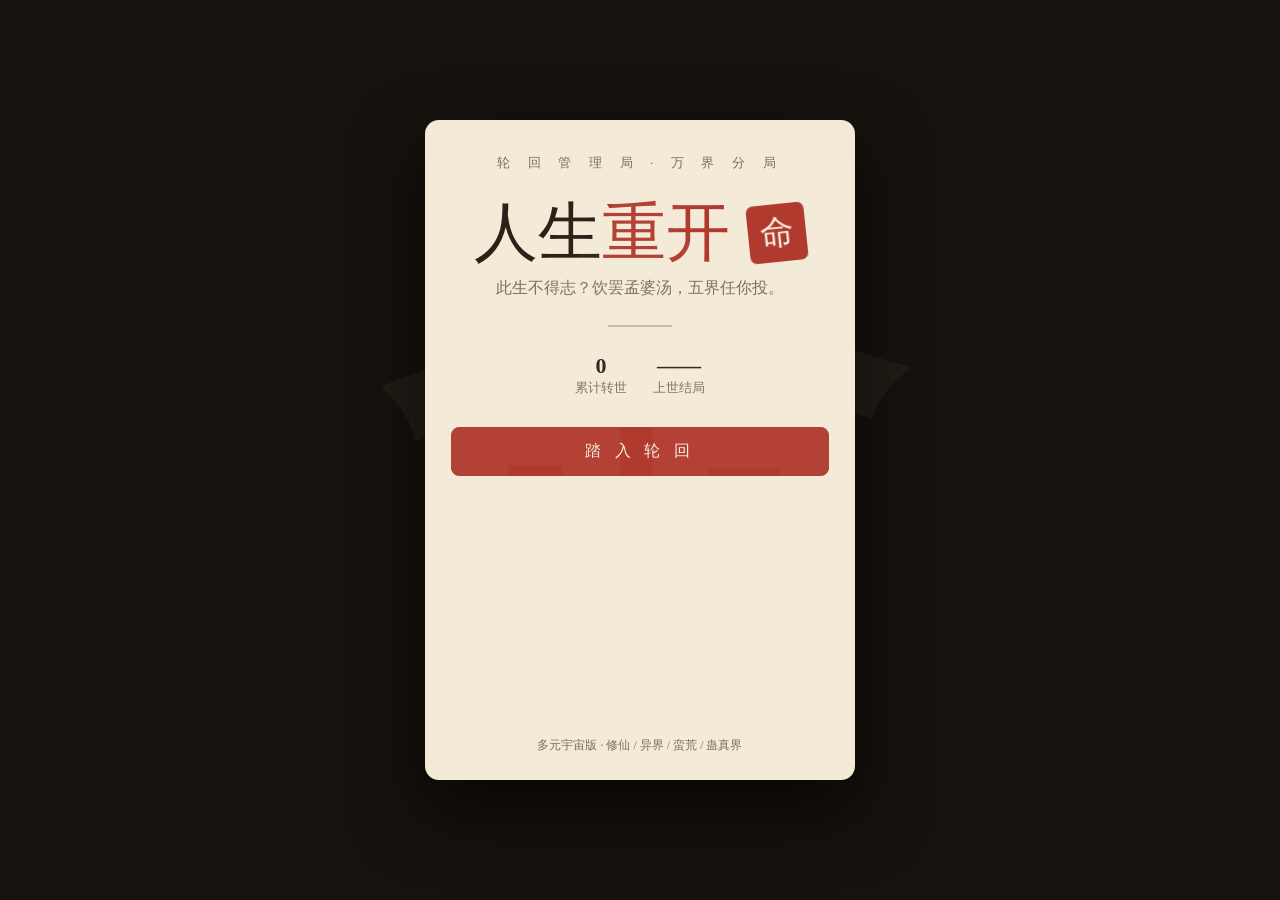
<file: life-restart/index.html>
<!DOCTYPE html>
<html lang="zh-CN">
<head>
  <meta charset="UTF-8">
  <meta name="viewport" content="width=device-width, initial-scale=1.0">
  <title>人生重开模拟器 · 多元宇宙版</title>
  <link rel="stylesheet" href="style.css">
</head>
<body>
  <div class="bg-char" aria-hidden="true">命</div>

  <main class="stage">
    <!-- 屏幕1：封面 -->
    <section class="screen active" id="screen-start">
      <div class="bureau">轮 回 管 理 局 · 万 界 分 局</div>
      <div class="title-row">
        <h1 class="title">人生<span class="red">重开</span></h1>
        <div class="seal title-seal">命</div>
      </div>
      <p class="subtitle">此生不得志？饮罢孟婆汤，五界任你投。</p>
      <div class="divider"></div>
      <div class="reinc-stat">
        <div><b id="stat-runs">0</b>累计转世</div>
        <div><b id="stat-last">——</b>上世结局</div>
      </div>
      <button class="btn btn-primary" id="btn-start">踏 入 轮 回</button>
      <div class="foot">多元宇宙版 · 修仙 / 异界 / 蛮荒 / 蛊真界</div>
    </section>

    <!-- 屏幕2：世界揭晓 -->
    <section class="screen" id="screen-world">
      <div class="bureau">投 胎 目 的 地 已 锁 定</div>
      <div class="seal world-seal" id="world-seal">界</div>
      <h2 class="world-name" id="world-name">？？</h2>
      <div class="world-rate">出现率 <b id="world-rate">--</b></div>
      <p class="world-desc" id="world-desc"></p>
      <button class="btn btn-primary" id="btn-world-go">启 程</button>
    </section>

    <!-- 屏幕3：抽天赋 -->
    <section class="screen" id="screen-talent">
      <div class="sec-head">
        <div class="sec-title">摇签 · <em>天赋</em></div>
        <div class="sec-tip" id="talent-world">十签取三</div>
      </div>
      <div class="tgrid" id="tgrid"></div>
      <button class="btn btn-primary" id="btn-confirm-talent" disabled>落 入 凡 尘</button>
      <div class="picked-count">已选 <b id="pick-n">0</b> / 3 签</div>
    </section>

    <!-- 屏幕4：分配属性（含奇异天赋揭示） -->
    <section class="screen" id="screen-alloc">
      <div class="strange-box" id="strange-box" style="display:none"></div>
      <div class="sec-head">
        <div class="sec-title">命格 · <em>初定</em></div>
        <div class="sec-tip">自由分配 25 点</div>
      </div>
      <div id="alloc-list"></div>
      <div class="remain"><span>剩余点数</span><b id="remain">25</b></div>
      <button class="btn btn-primary" id="btn-born">投 胎 转 世</button>
    </section>

    <!-- 屏幕5：人生（选择式） -->
    <section class="screen" id="screen-life">
      <div class="hud">
        <div class="hud-top">
          <span class="hud-world" id="hud-world">普通世界</span>
          <span class="hud-age">阳寿 <b id="hud-age">0</b> 岁</span>
        </div>
        <div class="hud-stats" id="hud-stats"></div>
      </div>
      <div class="choice-panel" id="choice-panel"></div>
      <div class="timeline" id="timeline"></div>
      <button class="btn" id="btn-pause">暂 停</button>
    </section>

    <!-- 屏幕6：结局 -->
    <section class="screen" id="screen-end">
      <div class="end-cause">终 · <span id="end-cause">寿终正寝</span></div>
      <div class="end-age"><span id="end-age">0</span> 岁</div>
      <div class="seal grade-seal" id="grade-seal">S</div>
      <div class="end-quote" id="end-quote"></div>
      <div class="badge-chips" id="badge-chips"></div>
      <div class="end-btns">
        <button class="btn btn-primary" id="btn-again">再 入 轮 回</button>
        <button class="btn" id="btn-home">返回封面</button>
      </div>
    </section>
  </main>

  <script src="data.js"></script>
  <script src="world-normal.js"></script>
  <script src="world-cultivation.js"></script>
  <script src="world-strange.js"></script>
  <script src="world-primal.js"></script>
  <script src="world-gu.js"></script>
  <script src="game.js"></script>
</body>
</html>
</file>
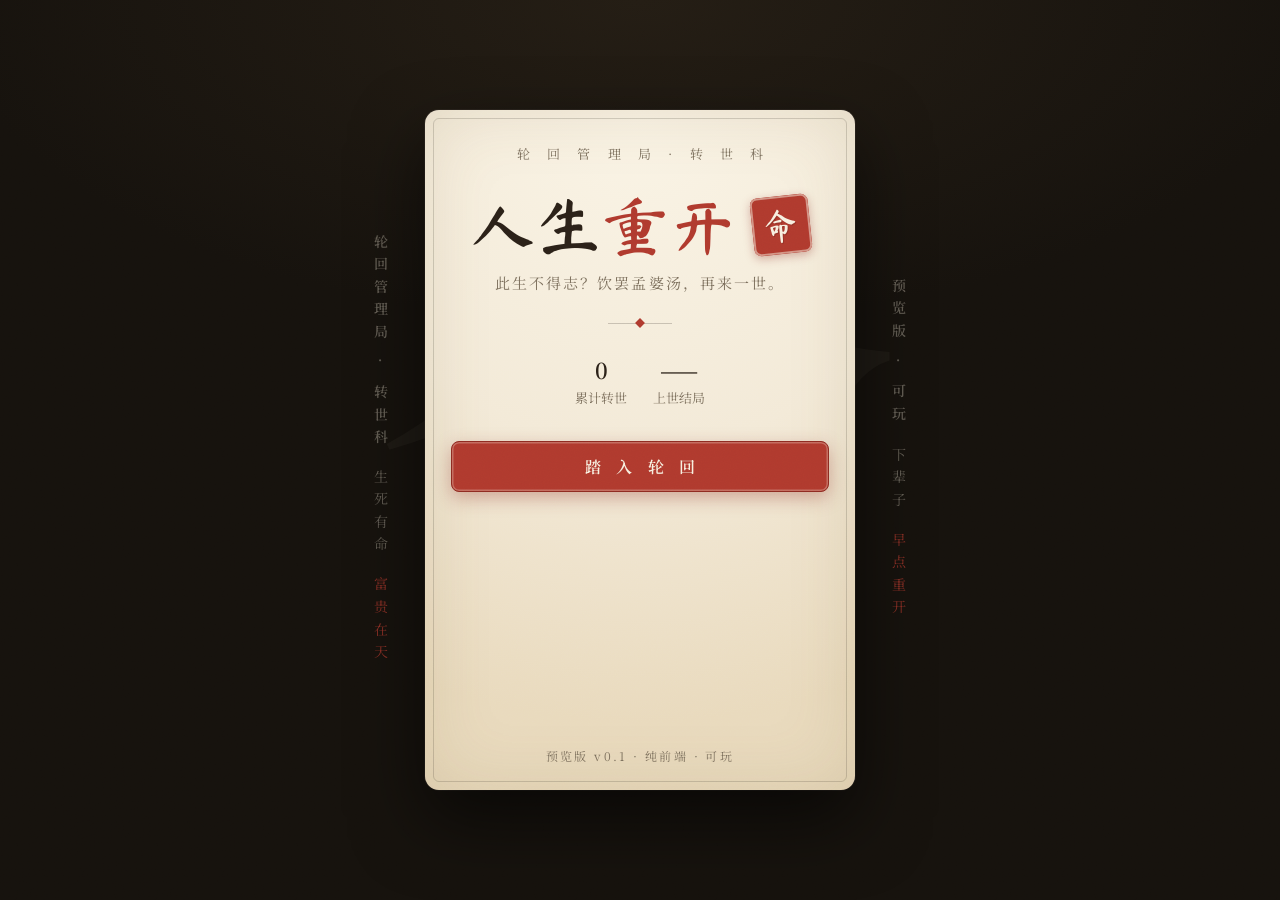
<file: life-restart/preview/index.html>
<!DOCTYPE html>
<html lang="zh-CN">
<head>
<meta charset="UTF-8">
<meta name="viewport" content="width=device-width, initial-scale=1.0">
<title>人生重开模拟器 · 轮回司预览版</title>
<link rel="preconnect" href="https://fonts.loli.net">
<link href="https://fonts.loli.net/css2?family=Ma+Shan+Zheng&family=Noto+Serif+SC:wght@400;600;900&display=swap" rel="stylesheet">
<style>
/* ========== 设计基调：轮回管理局 · 宣纸 + 朱砂 + 墨 ========== */
:root{
  --ink:#16120d;            /* 页面底色：深墨 */
  --ink-2:#241d15;
  --paper:#f3ead8;          /* 宣纸 */
  --paper-hi:#faf4e6;
  --paper-dim:#e9dabd;
  --txt:#2b2118;            /* 纸上墨字 */
  --txt-dim:#7c6f5c;
  --cinnabar:#b03a2e;       /* 朱砂 */
  --cinnabar-deep:#8f2b21;
  --gold:#a8843c;
  --indigo:#3d5570;         /* 稀有 */
  --line:rgba(43,33,24,.22);
  --serif:"Noto Serif SC","Songti SC","STSong","SimSun",serif;
  --brush:"Ma Shan Zheng","Noto Serif SC","KaiTi","STKaiti",serif;
}
*{margin:0;padding:0;box-sizing:border-box}
html,body{min-height:100%}
body{
  background:
    radial-gradient(90% 60% at 50% 0%, #241d14 0%, var(--ink) 60%),
    var(--ink);
  color:var(--txt);
  font-family:var(--serif);
  display:grid;place-items:center;
  min-height:100vh;padding:28px 16px;
  overflow-x:hidden;
}
/* 背景巨字「命」 */
.bg-char{
  position:fixed;inset:0;display:grid;place-items:center;
  font:900 min(52vw,520px)/1 var(--serif);
  color:rgba(243,234,216,.035);
  pointer-events:none;user-select:none;z-index:0;
}
/* 宣纸颗粒 */
.grain{
  position:fixed;inset:0;z-index:5;pointer-events:none;
  background-image:url("data:image/svg+xml,%3Csvg xmlns='http://www.w3.org/2000/svg' width='140' height='140'%3E%3Cfilter id='n'%3E%3CfeTurbulence type='fractalNoise' baseFrequency='0.85' numOctaves='2'/%3E%3C/filter%3E%3Crect width='140' height='140' filter='url(%23n)' opacity='0.4'/%3E%3C/svg%3E");
  opacity:.16;mix-blend-mode:overlay;
}

/* ========== 舞台布局：两侧竖排批注 + 中央宣纸卡 ========== */
.wrap{display:flex;align-items:center;gap:34px;z-index:1;position:relative}
.side{
  writing-mode:vertical-rl;color:rgba(243,234,216,.34);
  font-size:14px;letter-spacing:.6em;display:flex;gap:18px;
  user-select:none;
}
.side b{font-weight:600}
.side .red{color:rgba(176,58,46,.75)}
.stage{
  width:min(430px,94vw);
  background:radial-gradient(140% 90% at 50% 0%, var(--paper-hi) 0%, var(--paper) 55%, var(--paper-dim) 100%);
  border-radius:14px;
  box-shadow:inset 0 0 70px rgba(120,90,40,.14), 0 30px 70px rgba(0,0,0,.6), 0 0 0 1px rgba(247,239,224,.06);
  outline:1px solid rgba(43,33,24,.18);outline-offset:-9px;
  position:relative;overflow:hidden;
  min-height:680px;display:flex;flex-direction:column;
}
@media (max-width:980px){.side{display:none}}

/* ========== 通用组件 ========== */
.screen{display:none;flex:1;flex-direction:column;padding:34px 26px 26px}
.screen.active{display:flex;animation:rise .45s ease both}
@keyframes rise{from{opacity:0;transform:translateY(14px)}to{opacity:1;transform:none}}
@media (prefers-reduced-motion:reduce){
  *{animation-duration:.001s!important;transition-duration:.001s!important}
}
.seal{
  font-family:var(--brush);background:var(--cinnabar);color:#f7efe0;
  display:grid;place-items:center;border-radius:7px;transform:rotate(-6deg);
  box-shadow:inset 0 0 0 2px rgba(247,239,224,.5),inset 0 0 0 5px var(--cinnabar),0 3px 10px rgba(143,43,33,.35);
  text-shadow:0 1px 0 rgba(0,0,0,.15);
}
.btn{
  font-family:var(--serif);font-size:16px;letter-spacing:.35em;text-indent:.35em;
  color:var(--txt);background:var(--paper-hi);
  border:1.5px solid var(--txt);border-radius:8px;
  padding:13px 20px;cursor:pointer;
  transition:transform .12s ease, background .2s, color .2s, border-color .2s, opacity .2s;
}
.btn:hover:not(:disabled){background:var(--txt);color:var(--paper)}
.btn:active:not(:disabled){transform:scale(.97)}
.btn:disabled{opacity:.35;cursor:not-allowed}
.btn-primary{
  background:var(--cinnabar);color:#f7efe0;border-color:var(--cinnabar-deep);
  box-shadow:0 6px 18px rgba(143,43,33,.35), inset 0 0 0 1.5px rgba(247,239,224,.28);
  font-weight:600;
}
.btn-primary:hover:not(:disabled){background:var(--cinnabar-deep);color:#f7efe0}
.foot{margin-top:auto;padding-top:18px;text-align:center;color:var(--txt-dim);font-size:12px;letter-spacing:.2em}

/* ========== 封面 ========== */
#screen-start{align-items:center;text-align:center}
.bureau{font-size:13px;letter-spacing:.55em;text-indent:.55em;color:var(--txt-dim);margin-bottom:26px}
.title-row{display:flex;align-items:center;gap:18px;margin-bottom:10px}
.title{font:400 clamp(52px,15vw,66px)/1.1 var(--brush);color:var(--txt)}
.title .red{color:var(--cinnabar)}
.title-seal{width:58px;height:58px;font-size:34px}
.subtitle{color:var(--txt-dim);font-size:15px;letter-spacing:.14em;margin-bottom:30px}
.divider{width:64px;height:1.5px;background:var(--line);margin:0 auto 30px;position:relative}
.divider::after{content:"";position:absolute;left:50%;top:50%;width:7px;height:7px;background:var(--cinnabar);transform:translate(-50%,-50%) rotate(45deg)}
.reinc-stat{
  display:flex;gap:26px;justify-content:center;margin-bottom:34px;font-size:13px;color:var(--txt-dim);
}
.reinc-stat b{display:block;font-size:22px;color:var(--txt);font-weight:600;margin-bottom:3px}
.reinc-stat .last{max-width:120px;overflow:hidden;text-overflow:ellipsis;white-space:nowrap}

/* ========== 天赋抽签 ========== */
.sec-head{display:flex;align-items:baseline;justify-content:space-between;margin-bottom:6px}
.sec-title{font-size:22px;font-weight:900;letter-spacing:.1em}
.sec-title em{font-style:normal;color:var(--cinnabar)}
.sec-tip{font-size:12px;color:var(--txt-dim);letter-spacing:.1em}
.sec-sub{font-size:13px;color:var(--txt-dim);margin-bottom:18px;letter-spacing:.08em}
.tgrid{display:grid;grid-template-columns:1fr 1fr;gap:11px;flex:1;align-content:start;overflow-y:auto;padding:2px}
.tcard{perspective:800px;cursor:pointer;-webkit-user-select:none;user-select:none;animation:deal .5s ease both}
@keyframes deal{from{opacity:0;transform:translateY(16px) rotate(2deg)}to{opacity:1;transform:none}}
.tinner{
  position:relative;transform-style:preserve-3d;
  transition:transform .55s cubic-bezier(.25,.7,.3,1.05);
  min-height:104px;height:100%;
}
.tcard.open .tinner{transform:rotateY(180deg)}
.tface,.tback{
  position:absolute;inset:0;border-radius:9px;
  backface-visibility:hidden;-webkit-backface-visibility:hidden;
  border:1.5px solid var(--line);
}
.tback{
  background:repeating-linear-gradient(45deg,rgba(43,33,24,.05) 0 6px,transparent 6px 12px),var(--paper-hi);
  display:grid;place-items:center;
}
.tback span{font-family:var(--brush);font-size:30px;color:rgba(43,33,24,.3)}
.tface{
  transform:rotateY(180deg);background:var(--paper-hi);
  padding:9px 11px;display:flex;flex-direction:column;gap:3px;
}
.tcard.open.sel .tface{border-color:var(--cinnabar);box-shadow:0 0 0 1px var(--cinnabar)}
.tname{font-weight:600;font-size:15px;letter-spacing:.05em}
.tdesc{font-size:12px;color:var(--txt-dim);line-height:1.45;flex:1}
.tfx{font-size:12px;color:var(--cinnabar-deep);letter-spacing:.05em}
.ttag{
  position:absolute;top:-1px;right:-1px;width:22px;height:22px;
  font-size:12px;font-weight:600;color:#f7efe0;
  display:grid;place-items:center;border-radius:0 8px 0 9px;
}
.g0 .ttag{background:var(--txt-dim)} .g1 .ttag{background:var(--indigo)} .g2 .ttag{background:var(--cinnabar)}
.g2 .tname{color:var(--cinnabar-deep)}
.sel-stamp{
  position:absolute;right:6px;bottom:5px;width:26px;height:26px;font-size:15px;
  transform:rotate(-10deg) scale(0);transition:transform .2s cubic-bezier(.3,1.6,.5,1);
}
.tcard.open.sel .sel-stamp{transform:rotate(-10deg) scale(1)}
.tactions{display:flex;gap:10px;margin-top:16px}
.tactions .btn{flex:1}
.picked-count{font-size:13px;color:var(--txt-dim);align-self:center;letter-spacing:.1em}
.picked-count b{color:var(--cinnabar);font-size:16px}

/* ========== 命格分配 ========== */
.alloc-row{
  display:flex;align-items:center;gap:12px;
  padding:13px 4px;border-bottom:1px dashed var(--line);
}
.alloc-name{width:64px;font-weight:600;font-size:16px;letter-spacing:.2em}
.alloc-name small{display:block;font-weight:400;font-size:11px;color:var(--txt-dim);letter-spacing:.05em}
.stepper{margin-left:auto;display:flex;align-items:center;gap:12px}
.stepper button{
  width:32px;height:32px;border-radius:50%;border:1.5px solid var(--txt);
  background:transparent;color:var(--txt);font-size:18px;font-family:var(--serif);
  cursor:pointer;line-height:1;transition:all .15s;
}
.stepper button:hover:not(:disabled){background:var(--txt);color:var(--paper)}
.stepper button:disabled{opacity:.25;cursor:not-allowed}
.alloc-val{width:34px;text-align:center;font-size:24px;font-weight:900;font-variant-numeric:tabular-nums}
.bonus-chips{display:flex;flex-wrap:wrap;gap:7px;margin:16px 0 4px}
.bonus-chips .chip{font-size:12px;padding:3px 10px;border:1px solid var(--line);border-radius:999px;color:var(--txt-dim);background:var(--paper-hi)}
.bonus-chips .chip b{color:var(--cinnabar-deep);font-weight:600}
.remain{
  margin:14px 0 20px;display:flex;justify-content:space-between;align-items:center;
  padding:12px 16px;border:1.5px solid var(--txt);border-radius:9px;background:var(--paper-hi);
}
.remain span{font-size:14px;letter-spacing:.25em}
.remain b{font-size:26px;color:var(--cinnabar);font-variant-numeric:tabular-nums}

/* ========== 生死簿（人生进行时） ========== */
#screen-life{padding:24px 20px 18px}
.hud{border:1.5px solid var(--txt);border-radius:10px;background:var(--paper-hi);padding:12px 14px 10px;margin-bottom:12px}
.hud-top{display:flex;align-items:baseline;gap:12px;border-bottom:1px dashed var(--line);padding-bottom:8px;margin-bottom:9px}
.hud-age small{font-size:12px;color:var(--txt-dim);letter-spacing:.2em;margin-right:8px}
.hud-age b{font-size:30px;font-weight:900;font-variant-numeric:tabular-nums}
.hud-age i{font-style:normal;font-size:13px;color:var(--txt-dim);margin-left:3px}
.hud-book{margin-left:auto;font-family:var(--brush);font-size:19px;color:var(--cinnabar)}
.hud-stats{display:flex;gap:7px}
.hstat{flex:1;text-align:center;background:var(--paper);border:1px solid var(--line);border-radius:7px;padding:4px 2px 5px}
.hstat small{display:block;font-size:11px;color:var(--txt-dim)}
.hstat b{font-size:16px;font-weight:600;font-variant-numeric:tabular-nums}
.hstat.joy b{color:var(--cinnabar-deep)}
.timeline{flex:1;overflow-y:auto;padding:4px 8px 4px 2px;scroll-behavior:smooth}
.timeline::-webkit-scrollbar{width:4px}
.timeline::-webkit-scrollbar-thumb{background:var(--line);border-radius:4px}
.tl-item{
  position:relative;padding:0 0 14px 24px;
  opacity:0;animation:rise .4s ease forwards;
}
.tl-item::before{
  content:"";position:absolute;left:5px;top:7px;width:7px;height:7px;border-radius:50%;
  background:var(--txt-dim);box-shadow:0 0 0 3px var(--paper);
}
.tl-item::after{
  content:"";position:absolute;left:8px;top:20px;bottom:-2px;width:1px;background:var(--line);
}
.tl-item:last-child::after{display:none}
.tl-age{
  display:inline-block;font-size:12px;color:var(--cinnabar-deep);font-weight:600;
  letter-spacing:.1em;margin-bottom:2px;
}
.tl-text{font-size:15px;line-height:1.6}
.tl-fx{display:flex;flex-wrap:wrap;gap:6px;margin-top:5px}
.tl-fx span{font-size:12px;padding:1px 8px;border:1px solid var(--line);border-radius:999px;color:var(--txt-dim);background:var(--paper-hi)}
.tl-death{padding-bottom:4px}
.tl-death::before{background:var(--cinnabar)}
.tl-death .tl-age{color:var(--cinnabar)}
.tl-death .tl-text{font-weight:600}
.luar-stamp{
  position:absolute;right:2px;top:0;width:40px;height:40px;font-size:24px;
  transform:rotate(8deg);opacity:.92;
}
.controls{display:flex;gap:9px;margin-top:12px}
.controls .btn{padding:10px 12px;font-size:14px;letter-spacing:.15em;text-indent:.15em}
#btn-pause{flex:1}
#btn-speed{width:86px}

/* ========== 结局 ========== */
#screen-end{align-items:center;text-align:center}
.end-cause{font-size:13px;letter-spacing:.4em;text-indent:.4em;color:var(--txt-dim);margin:22px 0 6px}
.end-age{font:400 74px/1.1 var(--brush);color:var(--txt)}
.end-age small{font-size:26px}
.end-quote{font-size:14px;color:var(--txt-dim);margin:10px 0 24px;letter-spacing:.1em}
.grade-seal{
  width:88px;height:88px;font-size:52px;margin-bottom:20px;
  transform:rotate(-8deg);
}
.grade-seal::after{content:attr(data-t);position:absolute;bottom:7px;left:0;right:0;font-size:11px;font-family:var(--serif);letter-spacing:.2em;opacity:.85}
.end-stats{display:flex;gap:8px;margin-bottom:22px;width:100%}
.end-stats .hstat{padding:8px 2px}
.end-stats .hstat b{font-size:19px}
.mem-title{align-self:flex-start;font-size:13px;letter-spacing:.3em;color:var(--txt-dim);margin-bottom:10px}
.mem{align-self:stretch;text-align:left;background:var(--paper-hi);border:1px solid var(--line);border-radius:9px;padding:11px 14px;margin-bottom:8px;font-size:13.5px;line-height:1.6;color:var(--txt)}
.mem b{color:var(--cinnabar-deep);font-weight:600;margin-right:8px;font-size:12px}
.end-btns{display:flex;gap:10px;width:100%;margin-top:16px}
.end-btns .btn{flex:1}
</style>
</head>
<body>
<div class="bg-char" aria-hidden="true">命</div>
<div class="grain" aria-hidden="true"></div>

<div class="wrap">
  <div class="side" aria-hidden="true"><b>轮回管理局 · 转世科</b><span>生死有命</span><span class="red">富贵在天</span></div>

  <main class="stage">

    <!-- ===== 封面 ===== -->
    <section class="screen active" id="screen-start">
      <div class="bureau">轮 回 管 理 局 · 转 世 科</div>
      <div class="title-row">
        <h1 class="title">人生<span class="red">重开</span></h1>
        <div class="seal title-seal">命</div>
      </div>
      <p class="subtitle">此生不得志？饮罢孟婆汤，再来一世。</p>
      <div class="divider"></div>
      <div class="reinc-stat">
        <div><b id="stat-runs">0</b>累计转世</div>
        <div class="last"><b id="stat-last">——</b>上世结局</div>
      </div>
      <button class="btn btn-primary" id="btn-start" style="width:100%">踏 入 轮 回</button>
      <div class="foot">预览版 v0.1 · 纯前端 · 可玩</div>
    </section>

    <!-- ===== 抽天赋 ===== -->
    <section class="screen" id="screen-talent">
      <div class="sec-head">
        <div class="sec-title">摇签 · <em>天赋</em></div>
        <div class="sec-tip">十签取三</div>
      </div>
      <p class="sec-sub">判官摇签筒，十支定你前世修行——选出三支随身携带。</p>
      <div class="tgrid" id="tgrid"></div>
      <div class="tactions">
        <button class="btn" id="btn-reveal">翻 开 十 签</button>
        <button class="btn btn-primary" id="btn-confirm-talent" disabled>落 入 凡 尘</button>
      </div>
      <div class="picked-count">已选 <b id="pick-n">0</b> / 3 签</div>
    </section>

    <!-- ===== 分配属性 ===== -->
    <section class="screen" id="screen-alloc">
      <div class="sec-head">
        <div class="sec-title">命格 · <em>初定</em></div>
        <div class="sec-tip">自由分配 20 点</div>
      </div>
      <p class="sec-sub">四维命格决定你的人生走向，天赋加成将在投胎时生效。</p>
      <div id="alloc-list"></div>
      <div class="bonus-chips" id="bonus-chips"></div>
      <div class="remain"><span>剩余点数</span><b id="remain">20</b></div>
      <button class="btn btn-primary" id="btn-born" style="width:100%">投 胎 转 世</button>
    </section>

    <!-- ===== 人生滚动 ===== -->
    <section class="screen" id="screen-life">
      <div class="hud">
        <div class="hud-top">
          <div class="hud-age"><small>阳寿</small><b id="hud-age">0</b><i>岁</i></div>
          <div class="hud-book">生死簿</div>
        </div>
        <div class="hud-stats">
          <div class="hstat"><small>颜</small><b id="s-FACE">5</b></div>
          <div class="hstat"><small>智</small><b id="s-INT">5</b></div>
          <div class="hstat"><small>体</small><b id="s-BODY">5</b></div>
          <div class="hstat"><small>家</small><b id="s-HOME">5</b></div>
          <div class="hstat joy"><small>乐</small><b id="s-JOY">5</b></div>
        </div>
      </div>
      <div class="timeline" id="timeline"></div>
      <div class="controls">
        <button class="btn" id="btn-pause">暂 停</button>
        <button class="btn" id="btn-speed">速度 ×1</button>
      </div>
    </section>

    <!-- ===== 结局 ===== -->
    <section class="screen" id="screen-end">
      <div class="end-cause">卒 · <span id="end-cause">寿终正寝</span></div>
      <div class="end-age"><span id="end-age">73</span><small> 岁</small></div>
      <p class="end-quote" id="end-quote"></p>
      <div class="seal grade-seal" id="grade-seal" data-t="">S</div>
      <div class="end-stats">
        <div class="hstat"><small>颜</small><b id="e-FACE">0</b></div>
        <div class="hstat"><small>智</small><b id="e-INT">0</b></div>
        <div class="hstat"><small>体</small><b id="e-BODY">0</b></div>
        <div class="hstat"><small>家</small><b id="e-HOME">0</b></div>
        <div class="hstat joy"><small>乐</small><b id="e-JOY">0</b></div>
      </div>
      <div class="mem-title">本 世 掠 影</div>
      <div id="mem-list" style="width:100%"></div>
      <div class="end-btns">
        <button class="btn" id="btn-home">回到封面</button>
        <button class="btn btn-primary" id="btn-again">再 入 轮 回</button>
      </div>
    </section>

  </main>

  <div class="side" aria-hidden="true"><b>预览版 · 可玩</b><span>下辈子</span><span class="red">早点重开</span></div>
</div>

<script>
/* =====================================================
   人生重开模拟器 · 预览版（学习用，代码有意保持直白）
   结构：数据（天赋/事件）→ 工具函数 → 界面切换 → 游戏流程
   ===================================================== */

/* ---------- 小工具 ---------- */
const $  = (s, r=document) => r.querySelector(s);
const $$ = (s, r=document) => [...r.querySelectorAll(s)];
const rnd  = n => Math.floor(Math.random() * n);
const clamp = (v, a, b) => Math.max(a, Math.min(b, v));

const STAT_NAME  = { FACE:'颜值', INT:'智力', BODY:'体质', HOME:'家境', JOY:'快乐' };

/* ---------- 数据：天赋（g: 0凡 1稀 2传） ---------- */
const TALENTS = [
  { id:'study',   n:'好学',       g:0, d:'读书使你快乐（大概）。',       fx:{INT:1} },
  { id:'strong',  n:'强壮',       g:0, d:'从小力气就比同龄人大。',       fx:{BODY:1} },
  { id:'cute',    n:'娃娃脸',     g:0, d:'三十岁还被叫小朋友。',         fx:{FACE:1} },
  { id:'well',    n:'小康之家',   g:0, d:'吃穿不愁，普通而幸福。',       fx:{HOME:1} },
  { id:'optim',   n:'乐天派',     g:0, d:'天塌下来当被子盖。',           fx:{JOY:2} },
  { id:'smart2',  n:'早慧',       g:0, d:'两岁就会背三十首唐诗。',       fx:{INT:1} },
  { id:'farm',    n:'乡下长大',   g:0, d:'泥地里摸爬滚打，皮实。',       fx:{HOME:-1, BODY:1} },
  { id:'urban',   n:'城里长大',   g:0, d:'见世面早，眼界开阔。',         fx:{HOME:1} },
  { id:'scholar', n:'书香门第',   g:0, d:'家里书比玩具多。',             fx:{INT:2, HOME:-1} },
  { id:'sick',    n:'体质孱弱',   g:0, d:'药罐子，但脑子活。',           fx:{BODY:-2, INT:1} },
  { id:'chubby',  n:'微胖界人士', g:0, d:'婴儿肥跟到了三十岁。',         fx:{BODY:1, FACE:-1} },
  { id:'only',    n:'独生子女',   g:0, d:'全家的资源与期待。',           fx:{HOME:1, JOY:1} },
  { id:'pretty',  n:'天生丽质',   g:1, d:'回头率是种与生俱来的东西。',   fx:{FACE:3} },
  { id:'brain',   n:'超级大脑',   g:1, d:'过目不忘，学啥会啥。',         fx:{INT:3} },
  { id:'iron',    n:'铜筋铁骨',   g:1, d:'感冒？不存在的。',             fx:{BODY:3} },
  { id:'demo',    n:'拆迁户',     g:1, d:'一夜之间，家里多了六套房。',   fx:{HOME:3} },
  { id:'luck2',   n:'欧皇附体',   g:1, d:'抽卡必出金，扭蛋必出隐藏。',   fx:{LUCK:2} },
  { id:'grind',   n:'学业天才',   g:1, d:'考试是你的主场，操场不是。',   fx:{INT:2, BODY:-1} },
  { id:'glass',   n:'玻璃心',     g:1, d:'一句重话能难过一星期。',       fx:{JOY:-2} },
  { id:'social',  n:'社交达人',   g:1, d:'三分钟和一个陌生人称兄道弟。', fx:{FACE:1, JOY:1} },
  { id:'chosen',  n:'天命之子',   g:2, d:'命格贵不可言，气运加身。',     fx:{FACE:1, INT:1, BODY:1, LUCK:3} },
  { id:'rich',    n:'首富之子',   g:2, d:'你从没见过钱的尽头。',         fx:{HOME:6} },
  { id:'immortal',n:'转世仙人',   g:2, d:'孟婆汤对你只起了一半作用。',   fx:{BODY:3, JOY:3, LUCK:1} },
  { id:'protag',  n:'龙傲天',     g:2, d:'你走过的路自带背景音乐。',     fx:{FACE:2, INT:2, BODY:1, JOY:-1} },
];

/* ---------- 数据：人生事件 ----------
   min/max: 年龄区间；w: 权重；fx: 属性变化；
   cond(st): 触发条件；once: 只发生一次；
   need/set: 用旗标保证"结婚"这类里程碑只走一个分支 */
const EVENTS = [
  /* —— 出生 —— */
  { id:'b0', min:0, max:0, w:10, txt:'你出生在一个平静的夜晚，哭声嘹亮，护士说你是今晚最精神的小孩。' },
  { id:'b1', min:0, max:0, w:6,  cond:s=>s.attrs.HOME>=7, txt:'你出生在市中心的大房子里，人生起点颇高。' },
  { id:'b2', min:0, max:0, w:6,  cond:s=>s.attrs.HOME<=2, txt:'你出生在小镇的老屋里，全家人都盼着你争气。' },
  { id:'b3', min:0, max:0, w:3,  fx:{JOY:1}, txt:'你是全家的第一个孩子，集万千宠爱于一身。' },

  /* —— 幼年 1-5 —— */
  { id:'y1',  min:1, max:3, w:8, once:true, fx:{JOY:1}, txt:'你学会了走路，全家为你欢呼鼓掌。' },
  { id:'y2',  min:1, max:4, w:7, fx:{JOY:1}, txt:'你把奶粉涂了满脸，家人笑称你为"喝奶小金刚"。' },
  { id:'y3',  min:2, max:5, w:6, fx:{BODY:-1}, txt:'你发了一场高烧，父母彻夜未眠地守护。' },
  { id:'y4',  min:2, max:5, w:6, cond:s=>s.attrs.FACE>=5, fx:{FACE:1}, txt:'邻居见你就夸："这孩子长得真俊。"' },
  { id:'y5',  min:1, max:4, w:6, fx:{JOY:-1}, txt:'你头磕在桌角，起了好大一个包。' },
  { id:'y6',  min:2, max:5, w:6, once:true, fx:{INT:1}, txt:'你识字很早，三岁就会背十几首古诗。' },
  { id:'y7',  min:0, max:1, w:8, once:true, fx:{INT:1}, txt:'抓周宴上，你一把抓住了计算器。' },
  { id:'y8',  min:0, max:1, w:6, once:true, fx:{JOY:1}, txt:'抓周宴上，你抓住了毛笔，爷爷笑得合不拢嘴。' },
  { id:'y9',  min:3, max:5, w:6, fx:{JOY:1}, txt:'你迷上了动画片，每天准时蹲守电视机。' },
  { id:'y10', min:2, max:5, w:5, fx:{JOY:-1}, txt:'你在游乐园走丢了一回，虚惊一场。' },
  { id:'y11', min:3, max:5, w:5, fx:{JOY:1}, txt:'你把车钥匙埋进花盆，全家找了整整三天。' },
  { id:'y12', min:2, max:5, w:6, fx:{HOME:1, JOY:1}, txt:'过年回老家，你的压岁钱塞满了口袋。' },

  /* —— 小学 6-12 —— */
  { id:'p1',  min:6, max:7, w:9, once:true, txt:'你上小学了，郑重地戴上了红领巾。' },
  { id:'p2',  min:6, max:12, w:7, fx:{INT:1}, txt:'你考了一次满分，名字被写在光荣榜上。' },
  { id:'p3',  min:8, max:12, w:6, fx:{JOY:-1}, txt:'你上课看漫画被老师当场没收。' },
  { id:'p4',  min:7, max:12, w:5, once:true, fx:{JOY:1}, txt:'你和同桌用粉笔画了一条庄严的三八线。' },
  { id:'p5',  min:8, max:12, w:5, fx:{BODY:1}, txt:'你加入了校篮球队，每天放学练一小时。' },
  { id:'p6',  min:9, max:12, w:4, once:true, fx:{INT:1, JOY:-1}, txt:'你当上了班长，从此天天帮老师收作业。' },
  { id:'p7',  min:9, max:12, w:6, fx:{INT:-1, JOY:1}, txt:'你迷上了游戏厅，成绩悄悄下滑。' },
  { id:'p8',  min:7, max:12, w:5, fx:{BODY:1}, txt:'你被高年级同学堵过一次巷子，从此学会了反抗。' },
  { id:'p9',  min:6, max:12, w:5, once:true, fx:{INT:1}, txt:'你的作文《我的妈妈》拿了全区一等奖。' },
  { id:'p10', min:8, max:12, w:6, once:true, fx:{FACE:-1, INT:1}, txt:'你近视了，鼻梁上多了副小眼镜。' },
  { id:'p11', min:6, max:10, w:6, once:true, fx:{JOY:1, BODY:1}, txt:'你学会了骑自行车，整个夏天都在巷子里飞驰。' },
  { id:'p12', min:6, max:12, w:6, fx:{JOY:1}, txt:'春游！你把零食分享给了半个班级。' },
  { id:'p13', min:6, max:11, w:4, cond:s=>s.attrs.HOME>=5, once:true, fx:{INT:1, JOY:-1}, txt:'家里给你报了钢琴班，练习曲成了童年BGM。' },
  { id:'p14', min:7, max:12, w:5, once:true, fx:{JOY:2}, txt:'你偷偷收养了一只流浪猫，取名"煤球"。' },
  { id:'p15', min:9, max:12, w:5, cond:s=>s.attrs.INT>=5, fx:{INT:1}, txt:'你期末考进了班级前三，全家请吃了一顿大餐。' },
  { id:'p16', min:10, max:12, w:5, once:true, fx:{JOY:-2}, txt:'你溜进网吧被爸爸抓包，享受了一顿"混合双打"。' },
  { id:'p17', min:11, max:12, w:5, once:true, fx:{JOY:1}, txt:'你情窦初开，默默喜欢上了邻座的同学。' },

  /* —— 中学 13-18 —— */
  { id:'m1',  min:13, max:13, w:9, once:true, fx:{JOY:-1}, txt:'你上了初中，作业量翻了一倍。' },
  { id:'m2',  min:13, max:18, w:7, fx:{INT:1}, txt:'你第一次月考排名中游，暗下决心要努力。' },
  { id:'m3',  min:13, max:17, w:5, fx:{JOY:1}, txt:'你成了班里的"显眼包"，走到哪都热闹。' },
  { id:'m4',  min:13, max:16, w:6, once:true, fx:{FACE:1}, txt:'你一年长高了十厘米，校服又短了。' },
  { id:'m5',  min:13, max:17, w:5, fx:{FACE:-1}, txt:'青春期的痘痘爬上了你的脸。' },
  { id:'m6',  min:13, max:18, w:6, fx:{BODY:1, JOY:1}, txt:'你放学后偷偷打篮球打到天黑。' },
  { id:'m7',  min:14, max:18, w:5, once:true, fx:{JOY:-1}, txt:'你暗恋的人官宣了对象，你在被窝里emo了一晚。' },
  { id:'m8',  min:14, max:18, w:5, cond:s=>s.attrs.INT>=6, fx:{INT:1, JOY:1}, txt:'你考进了年级前十，老师把你当成了招牌。' },
  { id:'m9',  min:13, max:17, w:5, once:true, fx:{JOY:-1}, txt:'你和最好的朋友闹掰了，冷战了半个月。' },
  { id:'m10', min:14, max:18, w:5, once:true, fx:{JOY:1}, txt:'你加入了社团，认识了天南海北的同好。' },
  { id:'m11', min:15, max:15, w:9, once:true, fx:{INT:1, JOY:1}, txt:'中考你超常发挥，考上了一所不错的高中。' },
  { id:'m12', min:16, max:17, w:6, fx:{BODY:-1}, txt:'晚自习上到十点，你拖着疲惫的身体回家。' },
  { id:'m13', min:16, max:18, w:5, fx:{BODY:1}, txt:'运动会上你为班级拿了个名次，全班都在欢呼。' },
  { id:'m14', min:16, max:18, w:5, fx:{BODY:-1, JOY:-1}, txt:'学业压力越来越大，你开始偶尔失眠。' },
  { id:'m15', min:16, max:17, w:5, cond:s=>s.attrs.INT>=7, once:true, fx:{INT:1}, txt:'你参加了学科竞赛，捧回了市级奖项。' },
  { id:'m16', min:18, max:18, w:20, once:true, need:'gaokao', set:'gaokao', cond:s=>s.attrs.INT>=7, fx:{INT:1, JOY:2}, txt:'高考你超常发挥，考进了心仪的大学！' },
  { id:'m17', min:18, max:18, w:20, once:true, need:'gaokao', set:'gaokao', cond:s=>s.attrs.INT<7, txt:'高考发挥一般，你去了一所普通的大学，但人生才刚开始。' },
  { id:'m18', min:16, max:18, w:4, cond:s=>s.attrs.FACE>=6, once:true, fx:{JOY:2}, txt:'你收到了人生中第一封情书，脸红了一整天。' },

  /* —— 大学与工作 19-30 —— */
  { id:'u1',  min:19, max:19, w:9, once:true, fx:{JOY:1}, txt:'你上了大学，第一次真正离开家。' },
  { id:'u2',  min:19, max:22, w:6, once:true, fx:{JOY:1}, txt:'你在社团认识了几个能处一辈子的朋友。' },
  { id:'u3',  min:19, max:22, w:6, fx:{INT:-1}, txt:'你挂了一科，含泪报名了补考。' },
  { id:'u4',  min:19, max:22, w:5, cond:s=>s.attrs.INT>=6, fx:{HOME:1, JOY:1}, txt:'你拿到了奖学金，请室友搓了一顿。' },
  { id:'u5',  min:19, max:24, w:5, cond:s=>s.attrs.FACE>=5, once:true, fx:{JOY:2}, txt:'你谈了人生第一场恋爱，连食堂的饭都变香了。' },
  { id:'u6',  min:19, max:24, w:5, cond:s=>s.attrs.FACE<4, once:true, fx:{JOY:-1}, txt:'你表白被拒，对着镜子陷入了长久的沉思。' },
  { id:'u7',  min:19, max:25, w:5, fx:{BODY:1}, txt:'你开始健身，风雨无阻坚持了半年。' },
  { id:'u8',  min:22, max:23, w:6, once:true, fx:{BODY:-1}, txt:'毕业论文季，你熬夜赶稿，头发大把地掉。' },
  { id:'u9',  min:23, max:24, w:8, once:true, fx:{JOY:1}, txt:'毕业了，你和同学们拍了一整天照片，笑着笑着就哭了。' },
  { id:'u10', min:23, max:26, w:8, once:true, set:'work', txt:'你找到了第一份工作，工资不高，但总算自立了。' },
  { id:'u11', min:22, max:24, w:5, cond:s=>s.attrs.INT>=7, once:true, set:'grad', fx:{INT:1}, txt:'你考研成功，继续在学术的海洋里扑腾。' },
  { id:'u12', min:23, max:30, w:6, fx:{JOY:1}, txt:'你搬进了自己租的小屋，第一次拥有完全的自由。' },
  { id:'u13', min:24, max:30, w:6, cond:s=>s.flags.work, fx:{BODY:-1}, txt:'加班成了日常，工位上的绿萝都比你精神。' },
  { id:'u14', min:25, max:30, w:4, fx:{HOME:-1, JOY:-2}, txt:'你辞职创业，半年亏光了积蓄。' },
  { id:'u15', min:25, max:32, w:5, fx:{JOY:-1}, txt:'父母开始安排相亲，对方一开口就问你工资。' },
  { id:'u16', min:26, max:34, w:8, once:true, need:'married', set:'married', cond:s=>s.attrs.FACE>=6||s.attrs.HOME>=7, fx:{JOY:2}, txt:'你与心爱的人步入婚姻，婚礼上宾客满堂。' },
  { id:'u17', min:27, max:36, w:7, once:true, need:'married', set:'married', cond:s=>s.attrs.FACE<6&&s.attrs.HOME<7, txt:'你在家人的张罗下成了家，日子平稳而踏实。' },
  { id:'u18', min:25, max:32, w:4, cond:s=>s.attrs.HOME>=6, once:true, fx:{HOME:-2, JOY:-1}, txt:'你攒钱付了首付，从此背上了甜蜜的房贷。' },
  { id:'u19', min:24, max:30, w:5, once:true, fx:{JOY:2}, txt:'你养了一只狗，下班终于有了盼头。' },
  { id:'u20', min:26, max:32, w:5, cond:s=>s.attrs.INT>=6, fx:{HOME:2}, txt:'你升了一级，工资条终于体面了些。' },
  { id:'u21', min:26, max:32, w:3, fx:{HOME:-2, JOY:-2}, txt:'公司业务收缩，你被裁员了，度过了难熬的一个月。' },
  { id:'u22', min:24, max:30, w:4, cond:s=>s.attrs.INT>=5, fx:{HOME:1}, txt:'你搞的副业渐渐有了起色，月入多了几千。' },

  /* —— 中年 31-50 —— */
  { id:'d1',  min:29, max:40, w:8, once:true, need:'child', set:'child', fx:{JOY:2, HOME:-1}, txt:'你的孩子出生了，你第一次抱起这个软软的小生命。' },
  { id:'d2',  min:35, max:50, w:6, fx:{HOME:1}, txt:'你又还上了一个月的房贷，余额肉眼可见地变厚。' },
  { id:'d3',  min:35, max:50, w:6, fx:{BODY:-1}, txt:'体检报告上出现了几个箭头，你盯着看了很久。' },
  { id:'d4',  min:36, max:55, w:6, fx:{BODY:1}, txt:'你保温杯里泡上了枸杞，开始认真养生。' },
  { id:'d5',  min:35, max:50, w:5, once:true, txt:'同学聚会上，有人飞黄腾达，有人平平淡淡，你举杯感慨。' },
  { id:'d6',  min:38, max:50, w:5, once:true, fx:{JOY:-1}, txt:'便利店的小哥管你叫"叔/姨"，你愣了三秒。' },
  { id:'d7',  min:36, max:50, w:4, cond:s=>s.attrs.INT>=7, fx:{HOME:2}, txt:'你升任部门主管，办公室有了自己的一面墙。' },
  { id:'d8',  min:35, max:50, w:5, once:true, fx:{JOY:2}, txt:'你重拾了年轻时的爱好，周末属于自己了。' },
  { id:'d9',  min:35, max:50, w:6, fx:{JOY:1}, txt:'你陪父母过了个年，忽然发现他们真的老了。' },
  { id:'d10', min:35, max:48, w:4, fx:{FACE:1, BODY:1}, txt:'你减肥成功，旧裤子终于又能穿了。' },
  { id:'d11', min:36, max:50, w:4, fx:{HOME:-1}, txt:'你跟风投资亏了一笔钱，从此只相信余额宝。' },
  { id:'d12', min:35, max:48, w:4, fx:{INT:1, HOME:1}, txt:'你考下了行业内含金量很高的证书。' },
  { id:'d13', min:40, max:50, w:5, once:true, fx:{JOY:-1}, txt:'深夜下班路上，你忽然开始思考人生的意义。' },
  { id:'d14', min:42, max:52, w:6, cond:s=>s.flags.child, once:true, fx:{JOY:2}, txt:'你的孩子考上了大学，你在朋友圈连发九张图。' },

  /* —— 老年 51+ —— */
  { id:'o1',  min:55, max:70, w:8, once:true, fx:{JOY:1}, txt:'你退休了，清晨去公园打太极，成了晨练队的一员。' },
  { id:'o2',  min:55, max:80, w:6, cond:s=>s.flags.child, once:true, fx:{JOY:2}, txt:'你抱上了孙子/孙女，小家伙抓着你的手指不撒手。' },
  { id:'o3',  min:55, max:95, w:5, fx:{JOY:-2}, txt:'又一位老友走了，你沉默了很久很久。' },
  { id:'o4',  min:55, max:70, w:5, once:true, fx:{JOY:1}, txt:'你学会了用智能手机，家族群里你最活跃。' },
  { id:'o5',  min:55, max:90, w:6, cond:s=>s.attrs.BODY>=5, fx:{BODY:1}, txt:'你坚持晨跑，体检指标让医生都夸你。' },
  { id:'o6',  min:60, max:95, w:5, fx:{BODY:-2}, txt:'你住了一次院，老伴一直握着你的手。' },
  { id:'o7',  min:60, max:85, w:4, once:true, fx:{INT:1}, txt:'你开始写回忆录，把这一生的故事记下来。' },
  { id:'o8',  min:55, max:90, w:5, once:true, fx:{JOY:2}, txt:'你把阳台种满了花，每个清晨都有香气。' },
  { id:'o9',  min:55, max:80, w:5, cond:s=>s.attrs.HOME>=5, once:true, fx:{JOY:2}, txt:'你和老伴去旅行，第一次看到了大海。' },
  { id:'o10', min:55, max:95, w:6, fx:{JOY:1}, txt:'过年儿孙满堂，家里热闹得像庙会。' },

  /* —— 任意年龄 —— */
  { id:'a1', min:5, max:95, w:4, fx:{BODY:-1}, txt:'你生了一场不大不小的病，歇了一阵子。' },
  { id:'a2', min:6, max:90, w:3, fx:{JOY:1}, txt:'你捡到一百块钱，请自己吃了顿好的。' },
  { id:'a3', min:6, max:90, w:3, fx:{JOY:1}, txt:'你帮助了一位陌生人，心里暖了一整天。' },
  { id:'a4', min:5, max:95, w:3, fx:{HOME:-1}, txt:'台风天，家里漏了水，忙活了一整晚。' },
  { id:'a5', min:5, max:95, w:3, fx:{JOY:1}, txt:'你吃到了这辈子最好吃的一顿饭，现在还想它。' },
  { id:'a6', min:5, max:95, w:3, txt:'你做了一个很长很长的梦，醒来忘了一大半。' },
  { id:'a7', min:5, max:95, w:3, fx:{JOY:-1}, txt:'你弄丢了那把你最喜欢的伞。' },

  /* —— 命格特判 —— */
  { id:'x1', min:16, max:30, w:3, cond:s=>s.attrs.FACE>=8, once:true, fx:{HOME:2}, txt:'你被星探当街搭讪："同学，考虑过当模特吗？"' },
  { id:'x2', min:15, max:25, w:3, cond:s=>s.attrs.INT>=9, once:true, fx:{INT:1, HOME:1, JOY:2}, txt:'你在国际学科竞赛中获奖，站上了领奖台。' },
  { id:'x3', min:20, max:60, w:3, cond:s=>s.attrs.HOME>=9, once:true, fx:{HOME:3}, txt:'家里长辈过世，你继承了一笔可观的遗产。' },
  { id:'x4', min:6,  max:60, w:2, cond:s=>s.attrs.JOY<=1, fx:{JOY:-1}, txt:'你感到前所未有的低落，觉得一切都没意思。' },
  { id:'x5', min:6,  max:60, w:2, cond:s=>s.luck>=2, fx:{HOME:1, JOY:2}, txt:'你在商场抽奖活动中了一台冰箱，全家人围着看。' },

  /* —— 天赋专属剧情 —— */
  { id:'t1', min:0, max:0, w:100, cond:s=>s.talents.includes('immortal'), once:true, fx:{BODY:1, JOY:1}, txt:'你出生那夜红光满室，隐有仙乐，接生婆连连称奇。' },
  { id:'t2', min:6, max:12, w:100, cond:s=>s.talents.includes('chosen'), once:true, fx:{JOY:2}, txt:'算命先生见了你，半天说出一句话："此子命格，贵不可言。"' },
  { id:'t3', min:6, max:18, w:100, cond:s=>s.talents.includes('rich'), once:true, fx:{JOY:1}, txt:'你从来不知道"零花钱用完了"是什么意思。' },
  { id:'t4', min:13, max:30, w:100, cond:s=>s.talents.includes('protag'), once:true, fx:{JOY:1}, txt:'你转身的瞬间，风自动吹起了你的衣角——你早就习惯了。' },
];

/* ---------- 存档（累计转世次数 / 上世结局） ---------- */
const store = {
  get(k){ try{ return localStorage.getItem(k); }catch(e){ return null; } },
  set(k,v){ try{ localStorage.setItem(k,v); }catch(e){} }
};

/* ---------- 游戏状态 ---------- */
let st = null;      // 当前一世的状态
let timer = null;   // 自动播放计时器
let drawTen = [];   // 本次抽到的十签

function freshState(){
  return {
    talents: [],
    alloc: { FACE:0, INT:0, BODY:0, HOME:0 },
    attrs: { FACE:5, INT:5, BODY:5, HOME:5, JOY:5 },
    luck: 0,
    age: -1,
    alive: true,
    paused: false,
    speed: 1,                 // 1 / 2 / 4
    flags: {},
    log: [],                  // 生死簿条目
  };
}

/* ---------- 界面切换 ---------- */
function show(id){
  $$('.screen').forEach(s => s.classList.remove('active'));
  $('#'+id).classList.add('active');
}

/* ---------- 封面 ---------- */
function renderStart(){
  $('#stat-runs').textContent = store.get('lr_runs') || 0;
  $('#stat-last').textContent = store.get('lr_last') || '——';
}

/* ---------- 抽天赋 ---------- */
function startTalentPhase(){
  st = freshState();
  /* 按稀有度做加权抽签：凡签权重大，传签很小 */
  const bag = [];
  TALENTS.forEach(t => {
    const w = [60, 26, 6][t.g];
    for (let i = 0; i < w; i++) bag.push(t);
  });
  drawTen = [];
  while (drawTen.length < 10) {
    const t = bag[rnd(bag.length)];
    if (!drawTen.includes(t)) drawTen.push(t);
  }
  const grid = $('#tgrid');
  grid.innerHTML = '';
  drawTen.forEach((t, i) => {
    const fx = Object.entries(t.fx)
      .map(([k,v]) => `${STAT_NAME[k] || '幸运'}${v>0?'+':''}${v}`).join(' ');
    const card = document.createElement('div');
    card.className = `tcard g${t.g}`;
    card.style.animationDelay = (i * 60) + 'ms';
    card.dataset.idx = i;
    card.innerHTML = `
      <div class="tinner">
        <div class="tback"><span>签</span></div>
        <div class="tface">
          <div class="tname">${t.n}</div>
          <div class="tdesc">${t.d}</div>
          <div class="tfx">${fx}</div>
          <div class="ttag">${['凡','稀','传'][t.g]}</div>
          <div class="seal sel-stamp">取</div>
        </div>
      </div>`;
    card.addEventListener('click', () => togglePick(card, i));
    grid.appendChild(card);
  });
  $('#btn-reveal').disabled = false;
  $('#btn-confirm-talent').disabled = true;
  $('#pick-n').textContent = 0;
  show('screen-talent');
}

function togglePick(card, idx){
  if (!card.classList.contains('open')) return;          // 没翻开不能选
  const picked = $$('.tcard.sel').length;
  if (card.classList.contains('sel')) {
    card.classList.remove('sel');
  } else if (picked < 3) {
    card.classList.add('sel');
  } else {
    return;                                               // 最多选三签
  }
  const n = $$('.tcard.sel').length;
  $('#pick-n').textContent = n;
  $('#btn-confirm-talent').disabled = n !== 3;
}

function revealCards(){
  $$('#tgrid .tcard').forEach((c, i) => {
    setTimeout(() => c.classList.add('open'), i * 90);
  });
  $('#btn-reveal').disabled = true;
}

/* ---------- 分配属性 ---------- */
const ALLOC_KEYS = ['FACE','INT','BODY','HOME'];

function startAllocPhase(){
  st.talents = $$('#tgrid .tcard.sel').map(c => drawTen[+c.dataset.idx].id);
  const list = $('#alloc-list');
  list.innerHTML = '';
  ALLOC_KEYS.forEach(k => {
    const row = document.createElement('div');
    row.className = 'alloc-row';
    row.innerHTML = `
      <div class="alloc-name">${STAT_NAME[k]}</div>
      <div class="stepper">
        <button data-k="${k}" data-d="-1">−</button>
        <div class="alloc-val" id="v-${k}">0</div>
        <button data-k="${k}" data-d="1">＋</button>
      </div>`;
    list.appendChild(row);
  });
  $$('#alloc-list .stepper button').forEach(b =>
    b.addEventListener('click', () => stepAlloc(b.dataset.k, +b.dataset.d)));

  /* 天赋加成预告 */
  const chips = $('#bonus-chips');
  chips.innerHTML = '';
  st.talents.forEach(id => {
    const t = TALENTS.find(x => x.id === id);
    const fx = Object.entries(t.fx)
      .map(([k,v]) => `${(STAT_NAME[k]||'幸运')}<b>${v>0?'+':''}${v}</b>`).join(' ');
    const el = document.createElement('span');
    el.className = 'chip';
    el.innerHTML = `${t.n}：${fx}`;
    chips.appendChild(el);
  });
  renderAlloc();
  show('screen-alloc');
}

function stepAlloc(k, d){
  const total = ALLOC_KEYS.reduce((s, key) => s + st.alloc[key], 0);
  const next = st.alloc[k] + d;
  if (next < 0 || next > 10) return;
  if (d > 0 && total >= 20) return;
  st.alloc[k] = next;
  renderAlloc();
}

function renderAlloc(){
  ALLOC_KEYS.forEach(k => $('#v-'+k).textContent = st.alloc[k]);
  const total = ALLOC_KEYS.reduce((s, k) => s + st.alloc[k], 0);
  $('#remain').textContent = 20 - total;
}

/* ---------- 投胎：合成最终属性 ---------- */
function beginLife(){
  const bonus = { FACE:0, INT:0, BODY:0, HOME:0, JOY:0, LUCK:0 };
  st.talents.forEach(id => {
    const t = TALENTS.find(x => x.id === id);
    Object.entries(t.fx).forEach(([k,v]) => bonus[k] += v);
  });
  ALLOC_KEYS.forEach(k => st.attrs[k] = clamp(st.alloc[k] + bonus[k], 0, 12));
  st.attrs.JOY = clamp(5 + bonus.JOY, 0, 10);
  st.luck = bonus.LUCK;
  st.age = -1;
  $('#timeline').innerHTML = '';
  $('#btn-pause').textContent = '暂 停';
  $('#btn-speed').textContent = '速度 ×1';
  st.paused = false;
  st.speed = 1;
  show('screen-life');
  nextYear();
  setTimer();
}

/* ---------- 人生推进 ---------- */
function pickEvent(){
  const cands = EVENTS.filter(e =>
    st.age >= e.min && st.age <= e.max &&
    (!e.once || !st.flags['used_' + e.id]) &&
    (!e.need || st.flags[e.need]) &&
    (!e.set || !st.flags[e.set]) &&
    (!e.cond || e.cond(st))
  );
  if (!cands.length) return { id:'fill', txt:'这一年平平无奇，日子如流水般过去。' };
  /* 幸运影响权重：好事更易发生，坏事被稀释 */
  const weighted = [];
  cands.forEach(e => {
    let w = e.w;
    const net = e.fx ? Object.values(e.fx).reduce((a,b)=>a+b,0) : 0;
    if (net > 0) w *= (1 + st.luck * 0.12);
    if (net < 0) w *= Math.max(0.4, 1 - st.luck * 0.12);
    for (let i = 0; i < Math.ceil(w); i++) weighted.push(e);
  });
  const ev = weighted[rnd(weighted.length)];
  if (ev.once) st.flags['used_' + ev.id] = true;
  if (ev.set) st.flags[ev.set] = true;
  return ev;
}

function nextYear(){
  if (!st.alive) return;
  st.age++;
  const ev = pickEvent();
  const fxList = [];
  if (ev.fx) Object.entries(ev.fx).forEach(([k,v]) => {
    if (k === 'LUCK') { st.luck += v; return; }
    st.attrs[k] = clamp(st.attrs[k] + v, 0, k === 'JOY' ? 10 : 12);
    fxList.push(`${STAT_NAME[k]}${v>0?'+':''}${v}`);
  });
  st.log.push({ age: st.age, txt: ev.txt, fx: fxList, death: false });
  addTimelineItem(st.age, ev.txt, fxList, false);
  updateHud();
  if (checkDeath()) return;
}

function addTimelineItem(age, txt, fxList, death){
  const box = $('#timeline');
  const item = document.createElement('div');
  item.className = 'tl-item' + (death ? ' tl-death' : '');
  const fxHtml = (fxList && fxList.length)
    ? `<div class="tl-fx">${fxList.map(f=>`<span>${f}</span>`).join('')}</div>` : '';
  item.innerHTML = `
    <div class="tl-age">${death ? '· 卒 ·' : age + ' 岁'}</div>
    ${death ? '<div class="seal luar-stamp">卒</div>' : ''}
    <div class="tl-text">${txt}</div>${fxHtml}`;
  box.appendChild(item);
  box.scrollTop = box.scrollHeight;
}

function updateHud(){
  $('#hud-age').textContent = st.age;
  ['FACE','INT','BODY','HOME','JOY'].forEach(k =>
    $('#s-'+k).textContent = st.attrs[k]);
}

/* ---------- 死亡判定 ---------- */
function checkDeath(){
  let cause = null;
  if (st.attrs.BODY <= 0) {
    cause = st.age < 6 ? '先天不足' : st.age < 40 ? '积劳成疾' : '油尽灯枯';
  } else if (st.attrs.JOY <= 0 && Math.random() < 0.3) {
    cause = '郁郁而终';
  } else if (st.attrs.BODY <= 2 && Math.random() < 0.05) {
    cause = '久病不愈';
  } else if (st.age >= 65) {
    const p = Math.max(0, 0.03 + (st.age - 65) * 0.015 - st.attrs.BODY * 0.004);
    if (Math.random() < p) cause = '寿终正寝';
  }
  if (st.age >= 100) cause = '寿终正寝';
  if (!cause) return false;

  st.alive = false;
  stopTimer();
  st.log.push({ age: st.age, txt: deathLine(cause), fx: [], death: true, cause });
  addTimelineItem(st.age, deathLine(cause), [], true);
  setTimeout(showEnd, 1600);
  return true;
}

function deathLine(cause){
  return {
    '先天不足': '你还没来得及看清这个世界，就匆匆离开了。',
    '积劳成疾': '身体是革命的本钱——这句话你说给下一世听吧。',
    '油尽灯枯': '灯油燃尽，你安详地合上了眼。',
    '郁郁而终': '你太累了，这一世就到这里吧。',
    '久病不愈': '药石无医，家人陪你走完了最后一程。',
    '寿终正寝': '儿孙满堂，含笑而终，此生算是圆满。',
  }[cause];
}

/* ---------- 结算 ---------- */
function showEnd(){
  const a = st.attrs;
  const score = a.FACE + a.INT + a.BODY + a.HOME + a.JOY + Math.floor(st.age / 4);
  const grade = [
    { min:55, g:'S', t:'逆天改命，此生无憾' },
    { min:45, g:'A', t:'精彩纷呈，可圈可点' },
    { min:35, g:'B', t:'有起有落，人间值得' },
    { min:25, g:'C', t:'平平淡淡，也是真' },
    { min:-99,g:'D', t:'苦命一生，下世请重开' },
  ].find(x => score >= x.min);

  const cause = st.log[st.log.length - 1].cause || '寿终正寝';
  $('#end-cause').textContent = cause;
  $('#end-age').textContent = st.age;
  $('#end-quote').textContent = deathLine(cause);
  const seal = $('#grade-seal');
  seal.textContent = grade.g;
  seal.dataset.t = grade.t;

  ['FACE','INT','BODY','HOME','JOY'].forEach(k => $('#e-'+k).textContent = a[k]);

  /* 本世掠影：随机挑三条（跳过出生与死亡） */
  const pool = st.log.filter(e => !e.death && e.age > 0);
  const mems = [];
  while (mems.length < 3 && pool.length) {
    mems.push(pool.splice(rnd(pool.length), 1)[0]);
  }
  const memBox = $('#mem-list');
  memBox.innerHTML = '';
  mems.forEach(m => {
    const el = document.createElement('div');
    el.className = 'mem';
    el.innerHTML = `<b>${m.age} 岁</b>${m.txt}`;
    memBox.appendChild(el);
  });
  if (!mems.length) {
    memBox.innerHTML = '<div class="mem">这一生短得来不及留下故事。</div>';
  }

  const runs = (+store.get('lr_runs') || 0) + 1;
  store.set('lr_runs', runs);
  store.set('lr_last', `享年${st.age}岁 · ${grade.g}级`);
  show('screen-end');
}

/* ---------- 自动播放控制 ---------- */
const SPEED_MS = { 1: 1100, 2: 520, 4: 200 };
function setTimer(){
  stopTimer();
  if (st && st.alive && !st.paused) {
    timer = setInterval(() => { if (st.alive && !st.paused) nextYear(); }, SPEED_MS[st.speed]);
  }
}
function stopTimer(){ if (timer) { clearInterval(timer); timer = null; } }

/* ---------- 事件绑定 ---------- */
$('#btn-start').addEventListener('click', startTalentPhase);
$('#btn-reveal').addEventListener('click', revealCards);
$('#btn-confirm-talent').addEventListener('click', startAllocPhase);
$('#btn-born').addEventListener('click', beginLife);
$('#btn-again').addEventListener('click', startTalentPhase);
$('#btn-home').addEventListener('click', () => { stopTimer(); renderStart(); show('screen-start'); });
$('#btn-pause').addEventListener('click', () => {
  if (!st) return;
  st.paused = !st.paused;
  $('#btn-pause').textContent = st.paused ? '继 续' : '暂 停';
  setTimer();
});
$('#btn-speed').addEventListener('click', () => {
  if (!st) return;
  st.speed = { 1:2, 2:4, 4:1 }[st.speed];
  $('#btn-speed').textContent = '速度 ×' + st.speed;
  setTimer();
});

renderStart();
</script>
</body>
</html>
</file>
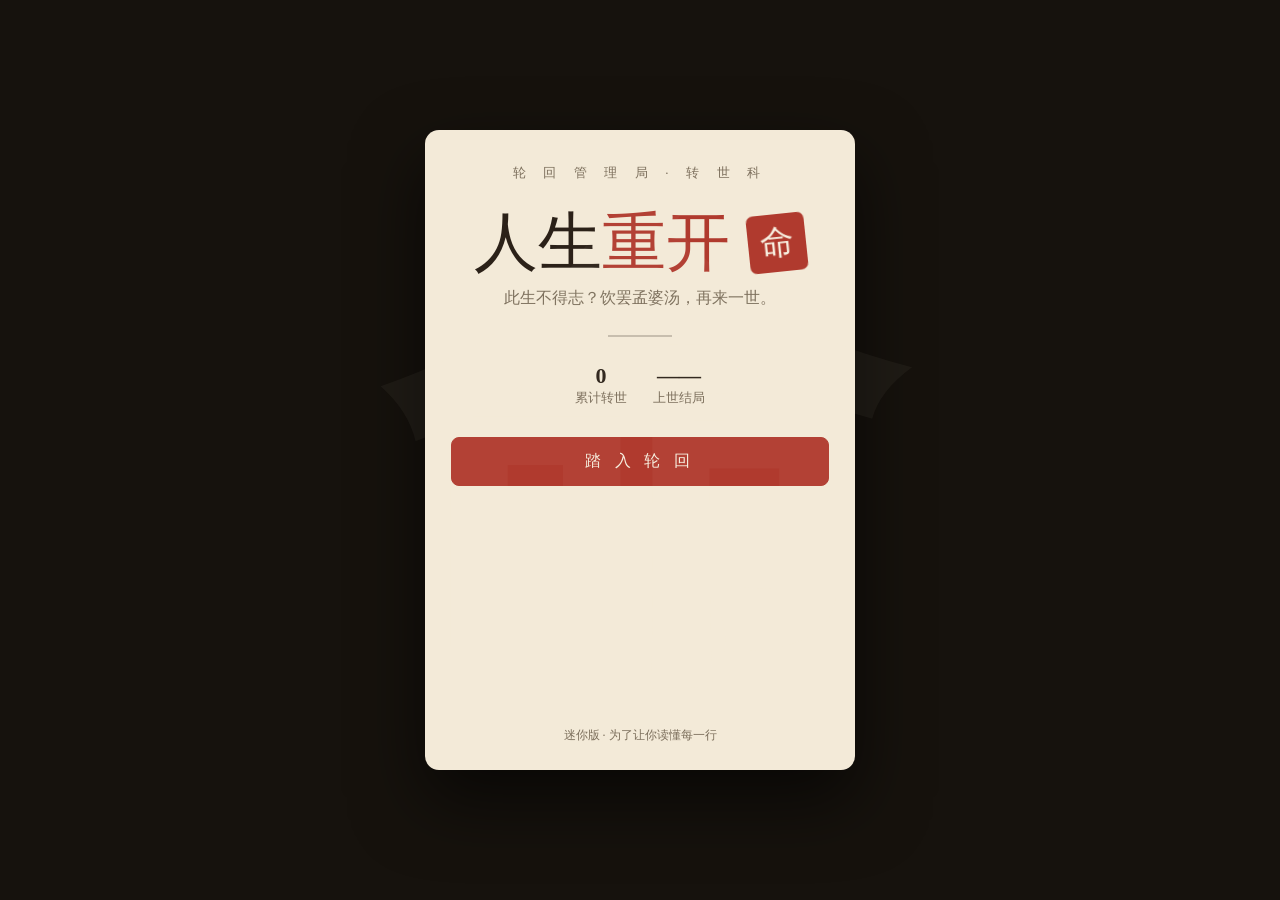
<file: life-restart/simple/index.html>
<!DOCTYPE html>
<html lang="zh-CN">
<head>
  <meta charset="UTF-8">
  <meta name="viewport" content="width=device-width, initial-scale=1.0">
  <title>人生重开模拟器 · 迷你版</title>
  <!-- 样式单独放在 style.css，HTML 只负责"页面上有什么" -->
  <link rel="stylesheet" href="style.css">
</head>
<body>

  <!-- 背景装饰：一个巨大的"命"字 -->
  <div class="bg-char" aria-hidden="true">命</div>

  <!-- 五个"屏幕"：同一时刻只显示一个（.active 类控制） -->
  <main class="stage">

    <!-- 屏幕1：封面 -->
    <section class="screen active" id="screen-start">
      <div class="bureau">轮 回 管 理 局 · 转 世 科</div>
      <div class="title-row">
        <h1 class="title">人生<span class="red">重开</span></h1>
        <div class="seal title-seal">命</div>
      </div>
      <p class="subtitle">此生不得志？饮罢孟婆汤，再来一世。</p>
      <div class="divider"></div>
      <div class="reinc-stat">
        <div><b id="stat-runs">0</b>累计转世</div>
        <div><b id="stat-last">——</b>上世结局</div>
      </div>
      <button class="btn btn-primary" id="btn-start">踏 入 轮 回</button>
      <div class="foot">迷你版 · 为了让你读懂每一行</div>
    </section>

    <!-- 屏幕2：抽天赋（十签取三） -->
    <section class="screen" id="screen-talent">
      <div class="sec-head">
        <div class="sec-title">摇签 · <em>天赋</em></div>
        <div class="sec-tip">十签取三</div>
      </div>
      <div class="tgrid" id="tgrid"></div>
      <button class="btn btn-primary" id="btn-confirm-talent" disabled>落 入 凡 尘</button>
      <div class="picked-count">已选 <b id="pick-n">0</b> / 3 签</div>
    </section>

    <!-- 屏幕3：分配属性（20 个自由点数） -->
    <section class="screen" id="screen-alloc">
      <div class="sec-head">
        <div class="sec-title">命格 · <em>初定</em></div>
        <div class="sec-tip">自由分配 20 点</div>
      </div>
      <div id="alloc-list"></div>
      <div class="remain"><span>剩余点数</span><b id="remain">20</b></div>
      <button class="btn btn-primary" id="btn-born">投 胎 转 世</button>
    </section>

    <!-- 屏幕4：人生滚动 -->
    <section class="screen" id="screen-life">
      <div class="hud">
        <div class="hud-age">阳寿 <b id="hud-age">0</b> 岁</div>
        <div class="hud-stats">
          <div class="hstat"><small>颜</small><b id="s-FACE">5</b></div>
          <div class="hstat"><small>智</small><b id="s-INT">5</b></div>
          <div class="hstat"><small>体</small><b id="s-BODY">5</b></div>
          <div class="hstat"><small>家</small><b id="s-HOME">5</b></div>
          <div class="hstat joy"><small>乐</small><b id="s-JOY">5</b></div>
        </div>
      </div>
      <div class="timeline" id="timeline"></div>
      <button class="btn" id="btn-pause">暂 停</button>
    </section>

    <!-- 屏幕5：结局 -->
    <section class="screen" id="screen-end">
      <div class="end-cause">卒 · <span id="end-cause">寿终正寝</span></div>
      <div class="end-age"><span id="end-age">0</span> 岁</div>
      <div class="seal grade-seal" id="grade-seal">S</div>
      <div class="end-quote" id="end-quote"></div>
      <div class="end-btns">
        <button class="btn btn-primary" id="btn-again">再 入 轮 回</button>
      </div>
    </section>

  </main>

  <!-- 数据和逻辑放在两个 js 文件里。
       script 标签写在 body 末尾：保证 HTML 先加载完，JS 才运行 -->
  <script src="data.js"></script>
  <script src="game.js"></script>
</body>
</html>
</file>
<file: life-restart/style.css>
/* 多元宇宙版样式：在迷你版基础上增加 世界/选择/奇异天赋 组件 */
:root {
  --ink: #16120d;
  --paper: #f3ead8;
  --paper-hi: #faf4e6;
  --txt: #2b2118;
  --txt-dim: #7c6f5c;
  --accent: #b03a2e;          /* 主题色：引擎会按世界动态改写 */
  --line: rgba(43, 33, 24, .22);
  --serif: "Noto Serif SC", "Songti SC", "SimSun", serif;
  --brush: "Ma Shan Zheng", "KaiTi", serif;
}
* { margin: 0; padding: 0; box-sizing: border-box; }
body {
  background: var(--ink); color: var(--txt);
  font-family: var(--serif); min-height: 100vh;
  display: grid; place-items: center; padding: 28px 16px;
}
.bg-char { position: fixed; inset: 0; display: grid; place-items: center;
  font: 900 min(52vw, 520px)/1 var(--serif); color: rgba(243,234,216,.04); pointer-events: none; }
.stage { width: min(430px, 94vw); background: var(--paper); border-radius: 14px;
  box-shadow: 0 30px 70px rgba(0,0,0,.6); min-height: 660px;
  display: flex; flex-direction: column; overflow: hidden; }

.screen { display: none; flex: 1; flex-direction: column; padding: 34px 26px 26px; }
.screen.active { display: flex; }

.seal { font-family: var(--brush); background: var(--accent); color: #f7efe0;
  display: grid; place-items: center; border-radius: 7px; transform: rotate(-6deg); }
.title-seal { width: 58px; height: 58px; font-size: 34px; }
.world-seal { width: 96px; height: 96px; font-size: 56px; margin: 10px auto 14px; }

.btn { font-family: var(--serif); font-size: 16px; letter-spacing: .3em;
  padding: 13px 20px; border: 1.5px solid var(--txt); border-radius: 8px;
  background: var(--paper-hi); color: var(--txt); cursor: pointer; }
.btn:hover { background: var(--txt); color: var(--paper); }
.btn:disabled { opacity: .35; cursor: not-allowed; }
.btn-primary { background: var(--accent); color: #f7efe0; border-color: var(--accent); width: 100%; }

.bureau { font-size: 13px; letter-spacing: .55em; color: var(--txt-dim); text-align: center; margin-bottom: 26px; }
.title-row { display: flex; align-items: center; justify-content: center; gap: 18px; }
.title { font: 400 64px/1.1 var(--brush); }
.title .red { color: var(--accent); }
.subtitle { text-align: center; color: var(--txt-dim); margin: 10px 0 26px; }
.divider { width: 64px; height: 1.5px; background: var(--line); margin: 0 auto 26px; }
.reinc-stat { display: flex; gap: 26px; justify-content: center; margin-bottom: 30px;
  font-size: 13px; color: var(--txt-dim); text-align: center; }
.reinc-stat b { display: block; font-size: 22px; color: var(--txt); }
.foot { margin-top: auto; text-align: center; color: var(--txt-dim); font-size: 12px; }

/* 世界揭晓 */
.world-name { font: 400 44px/1.2 var(--brush); text-align: center; }
.world-rate { text-align: center; color: var(--txt-dim); font-size: 13px; margin: 6px 0 14px; }
.world-desc { text-align: center; color: var(--txt-dim); font-size: 14px; line-height: 1.8; margin-bottom: 22px; }

.sec-head { display: flex; justify-content: space-between; align-items: baseline; margin-bottom: 16px; }
.sec-title { font-size: 22px; font-weight: 900; }
.sec-title em { font-style: normal; color: var(--accent); }
.sec-tip { font-size: 12px; color: var(--txt-dim); }

.tgrid { display: grid; grid-template-columns: 1fr 1fr; gap: 10px; margin-bottom: 16px; }
.tcard { border: 1.5px solid var(--line); border-radius: 9px; background: var(--paper-hi);
  padding: 10px 12px; cursor: pointer; }
.tcard.sel { border-color: var(--accent); box-shadow: 0 0 0 1px var(--accent); }
.tname { font-weight: 600; font-size: 15px; }
.ttag { float: right; font-size: 11px; padding: 1px 7px; border-radius: 99px;
  border: 1px solid var(--line); color: var(--txt-dim); }
.tcard.g1 .ttag { color: #7a5c14; border-color: #c9a227; }
.tcard.g2 .ttag { color: var(--accent); border-color: var(--accent); }
.tfx { font-size: 12px; color: var(--accent); margin-top: 3px; }
.picked-count { text-align: center; color: var(--txt-dim); font-size: 13px; margin-top: 12px; }
.picked-count b { color: var(--accent); font-size: 16px; }

/* 奇异天赋揭示（系统附加，不消耗选择次数） */
.strange-box { border: 1.5px dashed var(--accent); border-radius: 10px;
  padding: 12px 14px; margin-bottom: 16px; background: rgba(176,58,46,.05); }
.strange-box h4 { font-size: 13px; color: var(--accent); letter-spacing: .3em; margin-bottom: 8px; }
.strange-item b { font-size: 14px; }
.strange-item p { font-size: 12px; color: var(--txt-dim); line-height: 1.6; margin: 2px 0 8px; }

.alloc-row { display: flex; align-items: center; padding: 11px 4px; border-bottom: 1px dashed var(--line); }
.alloc-name { width: 64px; font-weight: 600; letter-spacing: .2em; }
.stepper { margin-left: auto; display: flex; align-items: center; gap: 12px; }
.stepper button { width: 32px; height: 32px; border-radius: 50%; border: 1.5px solid var(--txt);
  background: transparent; font-size: 18px; cursor: pointer; }
.stepper button:hover { background: var(--txt); color: var(--paper); }
.alloc-val { width: 34px; text-align: center; font-size: 24px; font-weight: 900; }
.remain { display: flex; justify-content: space-between; padding: 12px 16px; margin: 16px 0;
  border: 1.5px solid var(--txt); border-radius: 9px; }
.remain b { font-size: 26px; color: var(--accent); }

.hud { border: 1.5px solid var(--txt); border-radius: 10px; padding: 12px 14px; margin-bottom: 12px; }
.hud-top { display: flex; justify-content: space-between; align-items: baseline; margin-bottom: 8px; }
.hud-world { font-size: 13px; color: #f7efe0; background: var(--accent); padding: 2px 10px; border-radius: 99px; }
.hud-age { font-size: 13px; color: var(--txt-dim); }
.hud-age b { font-size: 24px; color: var(--txt); }
.hud-stats { display: flex; gap: 6px; }
.hstat { flex: 1; text-align: center; border: 1px solid var(--line); border-radius: 7px; padding: 4px 2px; }
.hstat small { display: block; font-size: 11px; color: var(--txt-dim); }
.hstat.joy b { color: var(--accent); }

/* 选择面板：出现时暂停时间线 */
.choice-panel { display: none; flex-direction: column; gap: 8px; padding: 12px;
  border: 1.5px solid var(--accent); border-radius: 10px; margin-bottom: 12px;
  background: rgba(176,58,46,.04); }
.choice-panel.show { display: flex; }
.choice-title { font-size: 13px; color: var(--accent); letter-spacing: .2em; margin-bottom: 2px; }
.opt-btn { text-align: left; font-family: var(--serif); font-size: 14px; line-height: 1.5;
  padding: 10px 12px; border: 1.5px solid var(--line); border-radius: 8px;
  background: var(--paper-hi); cursor: pointer; }
.opt-btn:hover:not(:disabled) { border-color: var(--accent); background: #fff; }
.opt-btn:disabled { opacity: .4; cursor: not-allowed; }
.opt-btn.lure { border-color: #6b4f9e; color: #4d3a72; }
.opt-btn.mem { border-color: #c9a227; color: #7a5c14; }

.timeline { flex: 1; overflow-y: auto; padding-left: 6px; margin-bottom: 12px; }
.tl-item { padding: 0 0 12px 20px; position: relative; border-left: 1px solid var(--line); margin-left: 6px; }
.tl-item::before { content: ""; position: absolute; left: -4px; top: 6px;
  width: 7px; height: 7px; border-radius: 50%; background: var(--txt-dim); }
.tl-age { font-size: 12px; color: var(--accent); font-weight: 600; }
.tl-text { font-size: 15px; line-height: 1.6; }
.tl-fx span { font-size: 12px; color: var(--txt-dim); margin-right: 8px; }
.tl-death .tl-text { font-weight: 600; }
.tl-death::before { background: var(--accent); }
.tl-badge .tl-text { color: var(--accent); font-weight: 600; }

#screen-end { align-items: center; text-align: center; }
.end-cause { color: var(--txt-dim); font-size: 13px; letter-spacing: .4em; margin-bottom: 8px; }
.end-age { font: 400 70px/1.1 var(--brush); }
.grade-seal { width: 88px; height: 88px; font-size: 52px; margin: 18px 0; }
.end-quote { color: var(--txt-dim); font-size: 14px; margin-bottom: 14px; }
.badge-chips { display: flex; flex-wrap: wrap; gap: 6px; justify-content: center; margin-bottom: 20px; }
.badge-chips span { font-size: 12px; border: 1px solid var(--accent); color: var(--accent);
  border-radius: 99px; padding: 2px 10px; }
.end-btns { width: 100%; display: flex; flex-direction: column; gap: 8px; }
</file>
<file: life-restart/simple/style.css>
/* ============================================
   样式表：负责"页面上的一切长什么样"
   阅读顺序：变量 → 页面底子 → 各屏幕组件
   ============================================ */

/* ---------- 1. 变量：把颜色起个名字，全站复用 ---------- */
:root {
  --ink: #16120d;        /* 深墨：页面底色 */
  --paper: #f3ead8;      /* 宣纸：卡片底色 */
  --paper-hi: #faf4e6;   /* 更亮的纸 */
  --txt: #2b2118;        /* 墨字：纸上的文字 */
  --txt-dim: #7c6f5c;    /* 淡墨：次要文字 */
  --cinnabar: #b03a2e;   /* 朱砂：主题红 */
  --line: rgba(43, 33, 24, .22);  /* 半透明墨线 */
  --serif: "Noto Serif SC", "Songti SC", "SimSun", serif;   /* 衬线字体 */
  --brush: "Ma Shan Zheng", "KaiTi", serif;                 /* 毛笔字 */
}

/* ---------- 2. 页面底子 ---------- */
* { margin: 0; padding: 0; box-sizing: border-box; }

body {
  /* 深墨背景 + 居中垂直布局 */
  background: var(--ink);
  color: var(--txt);
  font-family: var(--serif);
  min-height: 100vh;
  display: grid;            /* grid 的 place-items 是"水平垂直居中"的快捷写法 */
  place-items: center;
  padding: 28px 16px;
}

/* 背景那个巨大的"命"字 */
.bg-char {
  position: fixed;          /* fixed：钉在窗口上，不随滚动 */
  inset: 0;                 /* inset:0 = 上下左右全贴合 */
  display: grid;
  place-items: center;
  font: 900 min(52vw, 520px)/1 var(--serif);
  color: rgba(243, 234, 216, .04);  /* 几乎透明的亮色 */
  pointer-events: none;     /* 鼠标点不中它，纯装饰 */
}

/* 宣纸卡片：整个游戏住在这张"纸"里 */
.stage {
  width: min(430px, 94vw);  /* 最宽 430px，手机上缩到 94vw */
  background: var(--paper);
  border-radius: 14px;
  box-shadow: 0 30px 70px rgba(0, 0, 0, .6);   /* 让纸浮起来 */
  min-height: 640px;
  display: flex;
  flex-direction: column;   /* 内容从上往下排 */
  overflow: hidden;
}

/* ---------- 3. 屏幕切换机制 ---------- */
/* 五个屏幕都是 .screen，默认隐藏；JS 给谁加 .active 谁才显示 */
.screen {
  display: none;
  flex: 1;                  /* flex:1 = 撑满 .stage 剩余高度 */
  flex-direction: column;
  padding: 34px 26px 26px;
}
.screen.active { display: flex; }

/* ---------- 4. 通用组件 ---------- */
/* 朱砂印章 */
.seal {
  font-family: var(--brush);
  background: var(--cinnabar);
  color: #f7efe0;
  display: grid;
  place-items: center;
  border-radius: 7px;
  transform: rotate(-6deg);  /* 微微歪一点，像手盖的章 */
}
.title-seal { width: 58px; height: 58px; font-size: 34px; }

/* 按钮 */
.btn {
  font-family: var(--serif);
  font-size: 16px;
  letter-spacing: .3em;      /* 字间距拉开，中文按钮更大气 */
  padding: 13px 20px;
  border: 1.5px solid var(--txt);
  border-radius: 8px;
  background: var(--paper-hi);
  color: var(--txt);
  cursor: pointer;
}
.btn:hover { background: var(--txt); color: var(--paper); }
.btn:disabled { opacity: .35; cursor: not-allowed; }  /* 禁用态变灰 */
.btn-primary {
  background: var(--cinnabar);
  color: #f7efe0;
  border-color: var(--cinnabar);
  width: 100%;
}

/* ---------- 5. 封面 ---------- */
.bureau { font-size: 13px; letter-spacing: .55em; color: var(--txt-dim); text-align: center; margin-bottom: 26px; }
.title-row { display: flex; align-items: center; justify-content: center; gap: 18px; }
.title { font: 400 64px/1.1 var(--brush); }
.title .red { color: var(--cinnabar); }
.subtitle { text-align: center; color: var(--txt-dim); margin: 10px 0 26px; }
.divider { width: 64px; height: 1.5px; background: var(--line); margin: 0 auto 26px; }
.reinc-stat { display: flex; gap: 26px; justify-content: center; margin-bottom: 30px; font-size: 13px; color: var(--txt-dim); text-align: center; }
.reinc-stat b { display: block; font-size: 22px; color: var(--txt); }
.foot { margin-top: auto; text-align: center; color: var(--txt-dim); font-size: 12px; }

/* ---------- 6. 天赋签卡 ---------- */
.sec-head { display: flex; justify-content: space-between; align-items: baseline; margin-bottom: 16px; }
.sec-title { font-size: 22px; font-weight: 900; }
.sec-title em { font-style: normal; color: var(--cinnabar); }
.sec-tip { font-size: 12px; color: var(--txt-dim); }

/* 网格：两列卡片，自动换行 */
.tgrid { display: grid; grid-template-columns: 1fr 1fr; gap: 10px; margin-bottom: 16px; }
.tcard {
  border: 1.5px solid var(--line);
  border-radius: 9px;
  background: var(--paper-hi);
  padding: 10px 12px;
  cursor: pointer;
}
.tcard.sel { border-color: var(--cinnabar); box-shadow: 0 0 0 1px var(--cinnabar); }  /* 选中的样子 */
.tname { font-weight: 600; font-size: 15px; }
.tfx { font-size: 12px; color: var(--cinnabar); margin-top: 3px; }
.picked-count { text-align: center; color: var(--txt-dim); font-size: 13px; margin-top: 12px; }
.picked-count b { color: var(--cinnabar); font-size: 16px; }

/* ---------- 7. 属性分配 ---------- */
.alloc-row { display: flex; align-items: center; padding: 13px 4px; border-bottom: 1px dashed var(--line); }
.alloc-name { width: 64px; font-weight: 600; letter-spacing: .2em; }
.stepper { margin-left: auto; display: flex; align-items: center; gap: 12px; }
.stepper button {
  width: 32px; height: 32px;
  border-radius: 50%;                       /* 圆形按钮 */
  border: 1.5px solid var(--txt);
  background: transparent;
  font-size: 18px;
  cursor: pointer;
}
.stepper button:hover { background: var(--txt); color: var(--paper); }
.alloc-val { width: 34px; text-align: center; font-size: 24px; font-weight: 900; }
.remain { display: flex; justify-content: space-between; padding: 12px 16px; margin: 16px 0; border: 1.5px solid var(--txt); border-radius: 9px; }
.remain b { font-size: 26px; color: var(--cinnabar); }

/* ---------- 8. 人生滚动页 ---------- */
.hud { border: 1.5px solid var(--txt); border-radius: 10px; padding: 12px 14px; margin-bottom: 12px; }
.hud-age { font-size: 14px; color: var(--txt-dim); margin-bottom: 8px; }
.hud-age b { font-size: 26px; color: var(--txt); }
.hud-stats { display: flex; gap: 7px; }
.hstat { flex: 1; text-align: center; border: 1px solid var(--line); border-radius: 7px; padding: 4px 2px; }
.hstat small { display: block; font-size: 11px; color: var(--txt-dim); }
.hstat.joy b { color: var(--cinnabar); }

/* 时间线：可滚动区域，flex:1 占满中间剩余空间 */
.timeline { flex: 1; overflow-y: auto; padding-left: 6px; margin-bottom: 12px; }
.tl-item { padding: 0 0 12px 20px; position: relative; border-left: 1px solid var(--line); margin-left: 6px; }
.tl-item::before {  /* ::before 可以凭空画一个小圆点 */
  content: "";
  position: absolute;
  left: -4px; top: 6px;
  width: 7px; height: 7px;
  border-radius: 50%;
  background: var(--txt-dim);
}
.tl-age { font-size: 12px; color: var(--cinnabar); font-weight: 600; }
.tl-text { font-size: 15px; line-height: 1.6; }
.tl-fx span { font-size: 12px; color: var(--txt-dim); margin-right: 8px; }
.tl-death .tl-text { font-weight: 600; }
.tl-death::before { background: var(--cinnabar); }

/* ---------- 9. 结局页 ---------- */
#screen-end { align-items: center; text-align: center; }
.end-cause { color: var(--txt-dim); font-size: 13px; letter-spacing: .4em; margin-bottom: 8px; }
.end-age { font: 400 70px/1.1 var(--brush); }
.grade-seal { width: 88px; height: 88px; font-size: 52px; margin: 18px 0; }
.end-quote { color: var(--txt-dim); font-size: 14px; margin-bottom: 20px; }
.end-btns { width: 100%; display: flex; }
</file>
